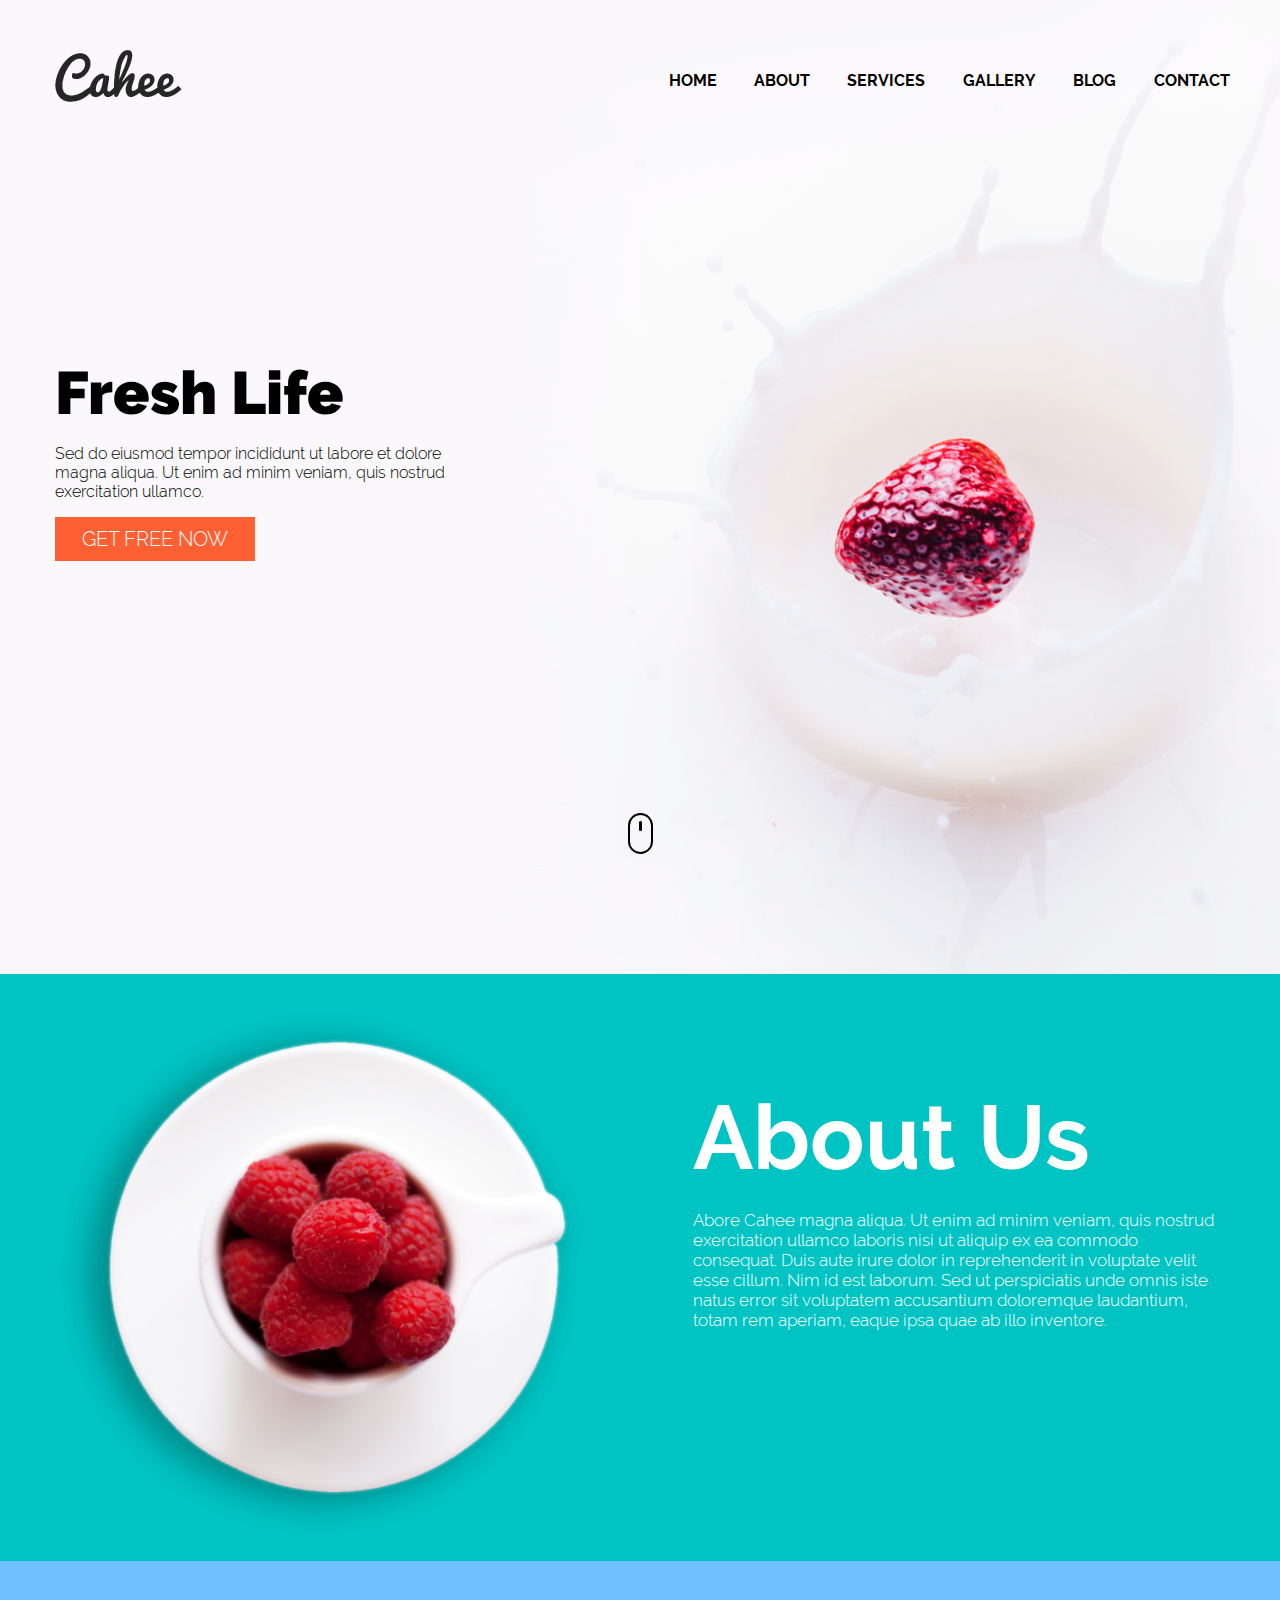
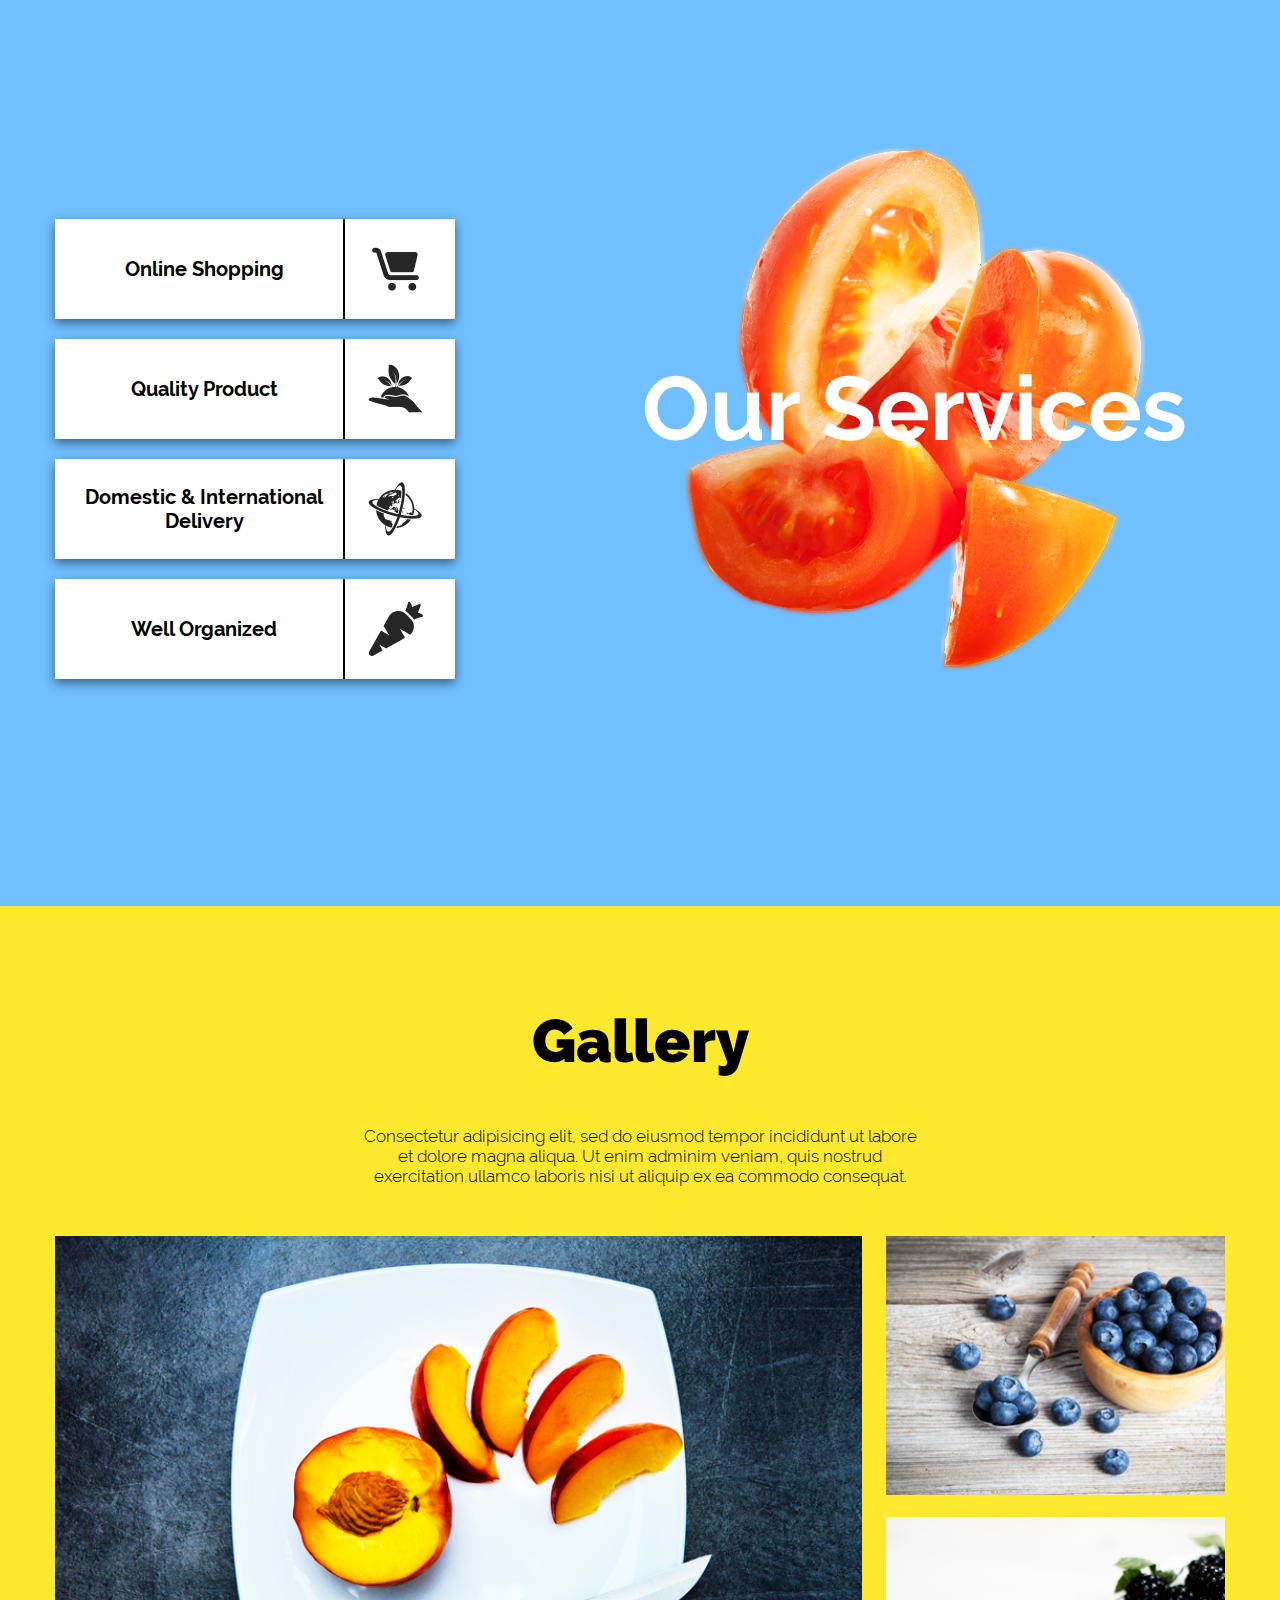
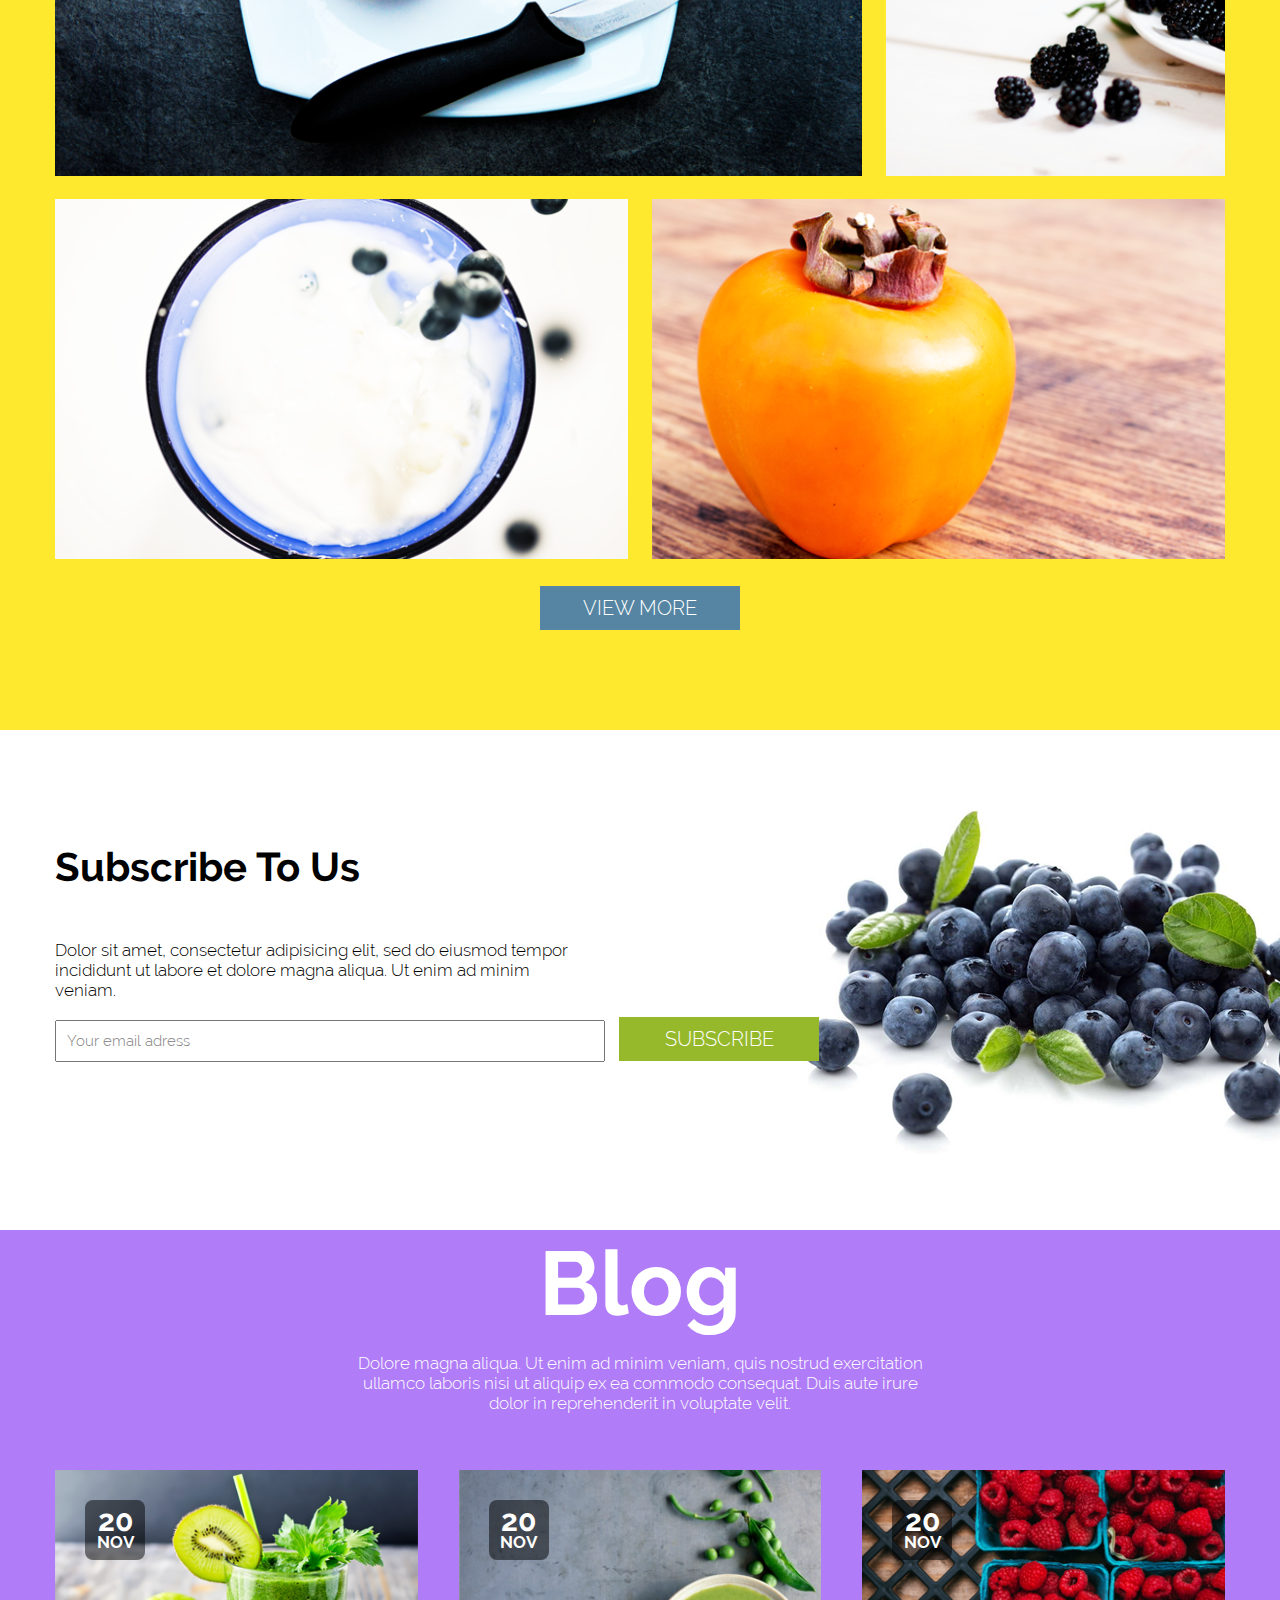
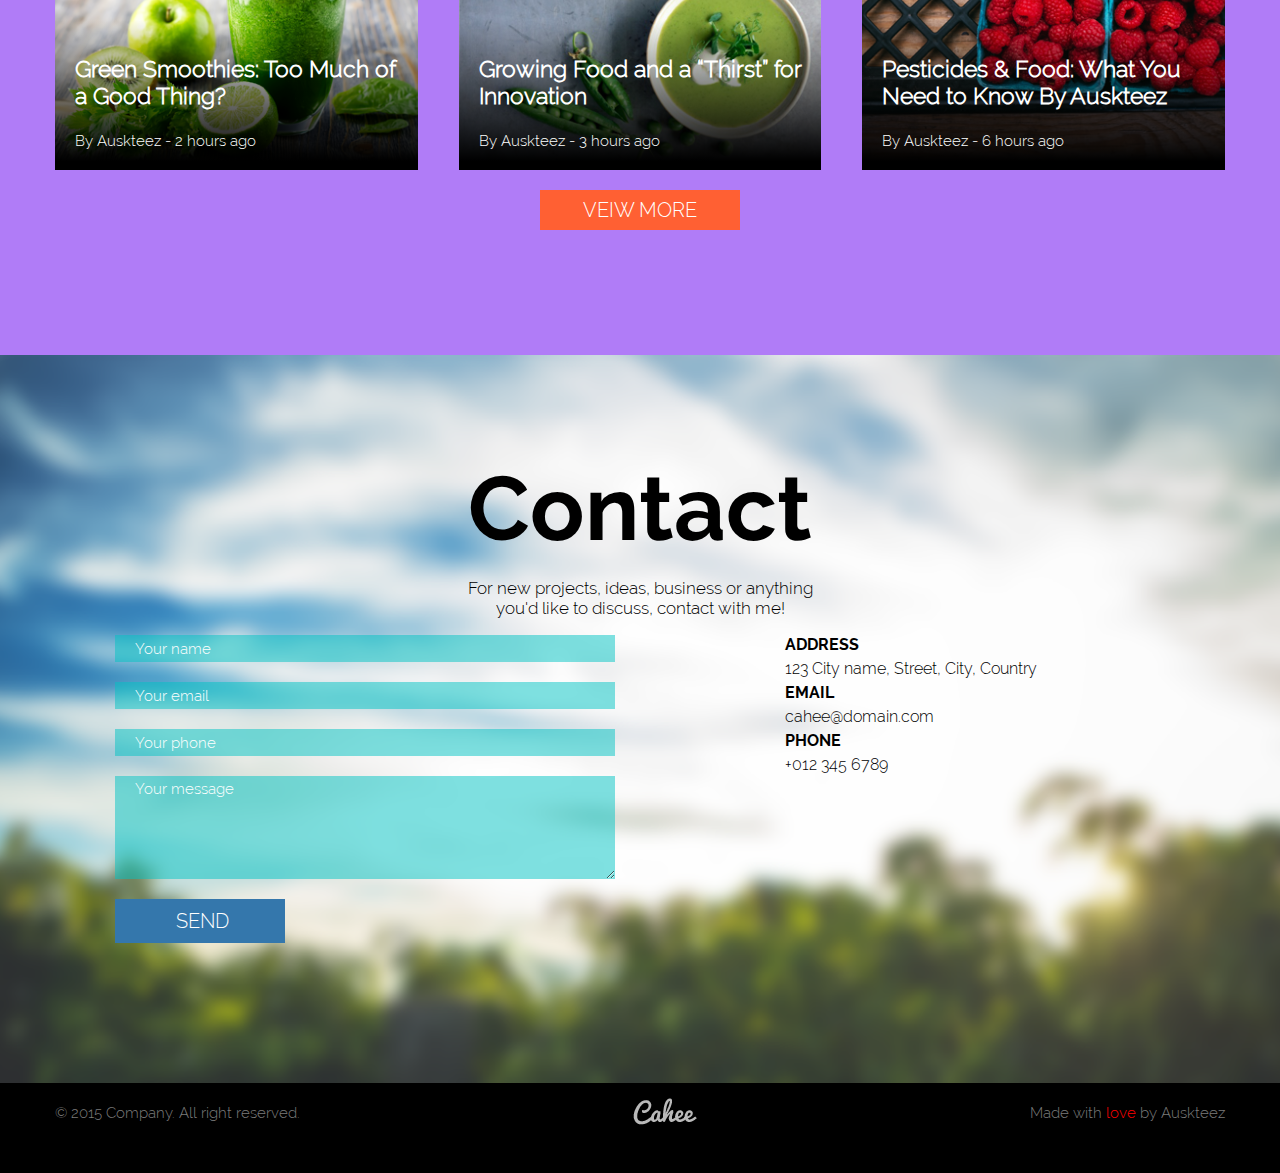
<file: index.html>
<!DOCTYPE html>
<html lang="en">

<head>
	<meta charset="UTF-8">
	<title>Start</title>
	<meta http-equiv="X-UA-Compatible" content="IE=edge">
	<meta name="viewport" content="width=device-width, initial-scale=1">

	<meta name="description" content="" />
	<link rel="icon" href="favicon.png" />
	<link rel="stylesheet" href="css/normalize.css" />
	<link rel="stylesheet" href="css/layout.css" />
	<link rel="stylesheet" href="css/style.css" />

</head>

<body>
	<section class="fresh-life">
		<div class="ba-container">
			<header class="ba-header">
				<a class="ba-header__logo">
					<img src="img/logo.png" alt="cahee">
				</a>
				<nav class="ba-header__menu">
					<a href="#" class="hover-effect">home</a>
					<a href="#about" class="hover-effect">about</a>
					<a href="#services" class="hover-effect">services</a>
					<a href="#gallery" class="hover-effect">gallery</a>
					<a href="#blog" class="hover-effect">blog</a>
					<a href="#contact" class="hover-effect">contact</a>
				</nav>
			</header>

			<div class="fresh-life__left">
				<h2 class="fresh-life-left__title">Fresh Life</h2>
				<p>Sed do eiusmod tempor incididunt ut labore et dolore magna aliqua. Ut enim ad minim veniam, quis nostrud
					exercitation ullamco.</p>
				<input type="submit" value="get free now" class="ba-button__fresh-life">


			</div>
			<div class="mouse">
				<div class="scroller"></div>
			</div>
	</section>

	<section class="ba-about" id="about">
		<div class="ba-container">
			<div class="ba-about__easy-about">
				<div class="ba-about__picture"><img src="img/malina-cup.png" alt=""> </div>
				<div class="ba-about__right">
					<h2 class="ba-about__title ba-title_white">About Us</h2>
					<p>Abore Cahee magna aliqua. Ut enim ad minim veniam, quis nostrud exercitation ullamco laboris nisi ut
						aliquip ex ea commodo consequat. Duis aute irure dolor in reprehenderit in voluptate velit esse
						cillum.
						Nim id est laborum. Sed ut perspiciatis unde omnis iste natus error sit voluptatem accusantium
						doloremque
						laudantium, totam rem aperiam, eaque ipsa quae ab illo inventore.</p>
				</div>
			</div>
		</div>
	</section>

	<section class="ba-section-services" id="services">
		<div class="ba-container">
			<div class="ba-split-services">
				<div class="ba-services">
					<div class="services__elements">
						<h5 class="ba-services__title">Online Shopping</h5>
						<div><img class="cart-icon" src="img/cart-icon.png"></div>
					</div>
					<div class="services__elements">
						<h5 class="ba-services__title">Quality Product</h5>
						<div><img class="hand-icon" src="img/hand-icon.png"></div>
					</div>
					<div class="services__elements">
						<h5 class="ba-services__title">Domestic & International Delivery</h5>
						<div><img class="planet-icon" src="img/planet-icon.png"></div>
					</div>
					<div class="services__elements">
						<h5 class="ba-services__title">Well Organized</h5>
						<div><img class="carrot-icon" src="img/carrot-icon.png"></div>
					</div>
				</div>
				<div class="ba-services ba-services__pomidor">
					<h2 class="ba-services__title_pomidor">Our Services</h2>
				</div>
			</div>
		</div>
	</section>

	<section class="ba-gallery" id="gallery">
		<div class="ba-container">
			<div class="ba-gallery__center">
				<h2 class="ba-gallery__title">Gallery</h2>
				<p class="ba-gallery__text">Consectetur adipisicing elit, sed do eiusmod tempor
					incididunt ut labore et dolore magna aliqua. Ut enim
					adminim veniam, quis nostrud exercitation ullamco laboris nisi ut aliquip
					ex ea commodo consequat.</p>
			</div>



			<div class="photos">
				<div class="photos__row-1">
					<div class="big-peach" style="background-image: url(img/gallery-1.png);"></div>
					<div class="small-berries">
						<div style="background-image: url(img/gallery-2.png);"></div>
						<div style="background-image: url(img/gallery-3.png);"></div>
					</div>
				</div>
				<div class="photos__row-2">
					<div style="background-image: url(img/gallery-4.png);"></div>
					<div style="background-image: url(img/gallery-5.png);"></div>
				</div>
			</div>
		</div>
		<input type="submit" value="VIEW MORE" class="ba-button__view-more">

	</section>

	<section class="ba-subscribe-section">
		<div class="ba-container">
			<div class="ba-subscribe">
				<h2 class="ba-subscribe__title">
					Subscribe To Us
				</h2>
				<p class="ba-subscribe__text">
					Dolor sit amet, consectetur adipisicing elit,
					sed do eiusmod tempor incididunt ut labore et
					dolore magna aliqua. Ut enim ad minim veniam.
				</p>
				<form>
					<input type="email" name="email" placeholder="Your email adress">
					<input type="submit" value="subscribe" class="ba-subscribe__button">
				</form>
			</div>
		</div>
	</section>

	<section class="ba-blog" id="blog">
		<div class="ba-container">
			<div class="ba-blog__center">
				<h2 class="ba-blog__title">
					Blog
				</h2>
				<p class="ba-blog__text">
					Dolore magna aliqua. Ut enim ad minim veniam,
					quis nostrud exercitation ullamco laboris nisi
					ut aliquip ex ea commodo consequat. Duis aute
					irure dolor in reprehenderit in voluptate velit.
				</p>
			</div>


			<div class="ba-blog__row ">
				<div class="ba-blog__post" style="background-image: url(img/123.png);">
					<a href="#">
						<time datetime="2019-11-3" class="ba-post-date">20 <span>nov</span></time>

						<div class="ba-post__inner-text">
							<h3 class="ba-post__inner-text-title">Green Smoothies:
								Too Much of a Good Thing?

							</h3>
							<div class="ba-post__meta">
								By Auskteez - <time datetime="2019-11-3">2 hours ago</time>
							</div>
						</div>
					</a>
				</div>

				<div class="ba-blog__post" style="background-image: url(img/blog-2.png);">
					<a href="#">

						<time datetime="2019-11-3" class="ba-post-date">20 <span>nov</span></time>

						<div class="ba-post__inner-text">
							<h3 class="ba-post__inner-text-title">Growing Food and a “Thirst” for Innovation



							</h3>
							<div class="ba-post__meta">
								By Auskteez - <time datetime="2019-11-3">3 hours ago</time>
							</div>
						</div>
					</a>
				</div>
				<div class="ba-blog__post" style="background-image: url(img/blog-3.png);">
					<a href="#">
						<time datetime="2019-11-3" class="ba-post-date">20 <span>nov</span></time>

						<div class="ba-post__inner-text">
							<h3 class="ba-post__inner-text-title">Pesticides & Food: What You Need to Know
								By Auskteez


							</h3>
							<div class="ba-post__meta">
								By Auskteez - <time datetime="2019-11-3">6 hours ago</time>
							</div>
						</div>
					</a>
				</div>

			</div>
			<input type="submit" value="veiw more" class="ba-blog-button__view-more">


	</section>

	<section class="ba-section__contact" id="contact">
		<div class="ba-container">
			<div class="ba-contact__center">
				<h2 class="ba-contact__title-1">Contact</h2>
				<p class="ba-contact__text">For new projects, ideas, business or anything
					you'd like to discuss, contact with me!</p>
			</div>
			<div class="ba-contacts__2rows">
				<div class="ba-contact__row-1">
					<form action="#" method="post" class="ba-contact-form">
						<input type="text" name="name" placeholder="Your name" required>
						<input type="email" name="email" placeholder="Your email" required>
						<input type="tel" name="phone" placeholder="Your phone" required>
						<textarea name="message" rows="5" placeholder="Your message"></textarea>
						<input type="submit" name="send" value="send" class="ba-contact-form__button">
					</form>
				</div>
				<div class="ba-contact__row-2">
					<div class="ba-contact__title">ADDRESS</div>
					<p class="ba-contact__info-text">123 City name, Street, City, Country</p>
					<div class="ba-contact__title">EMAIL</div>
					<p class="ba-contact__info-text">cahee@domain.com</p>
					<div class="ba-contact__title">PHONE</div>
					<p class="ba-contact__info-text">+012 345 6789</p>
				</div>
			</div>

		</div>
	</section>

	<footer class="ba-footer">
		<div class="ba-container">
			<div class="ba-footer__row">
				<div>
					<p class="ba-copiright-left">
						© 2015 Company. All right reserved.
					</p>
				</div>
				<div>
					<p class="ba-copiright-center">
						<img src="img/logo-small.png" alt="cahee">
					</p>
				</div>
				<div>
					<p class="ba-copiright-right">
						Made with <span>love</span> by Auskteez
					</p>
				</div>

			</div>
		</div>
	</footer>
</body>

</html>
</file>
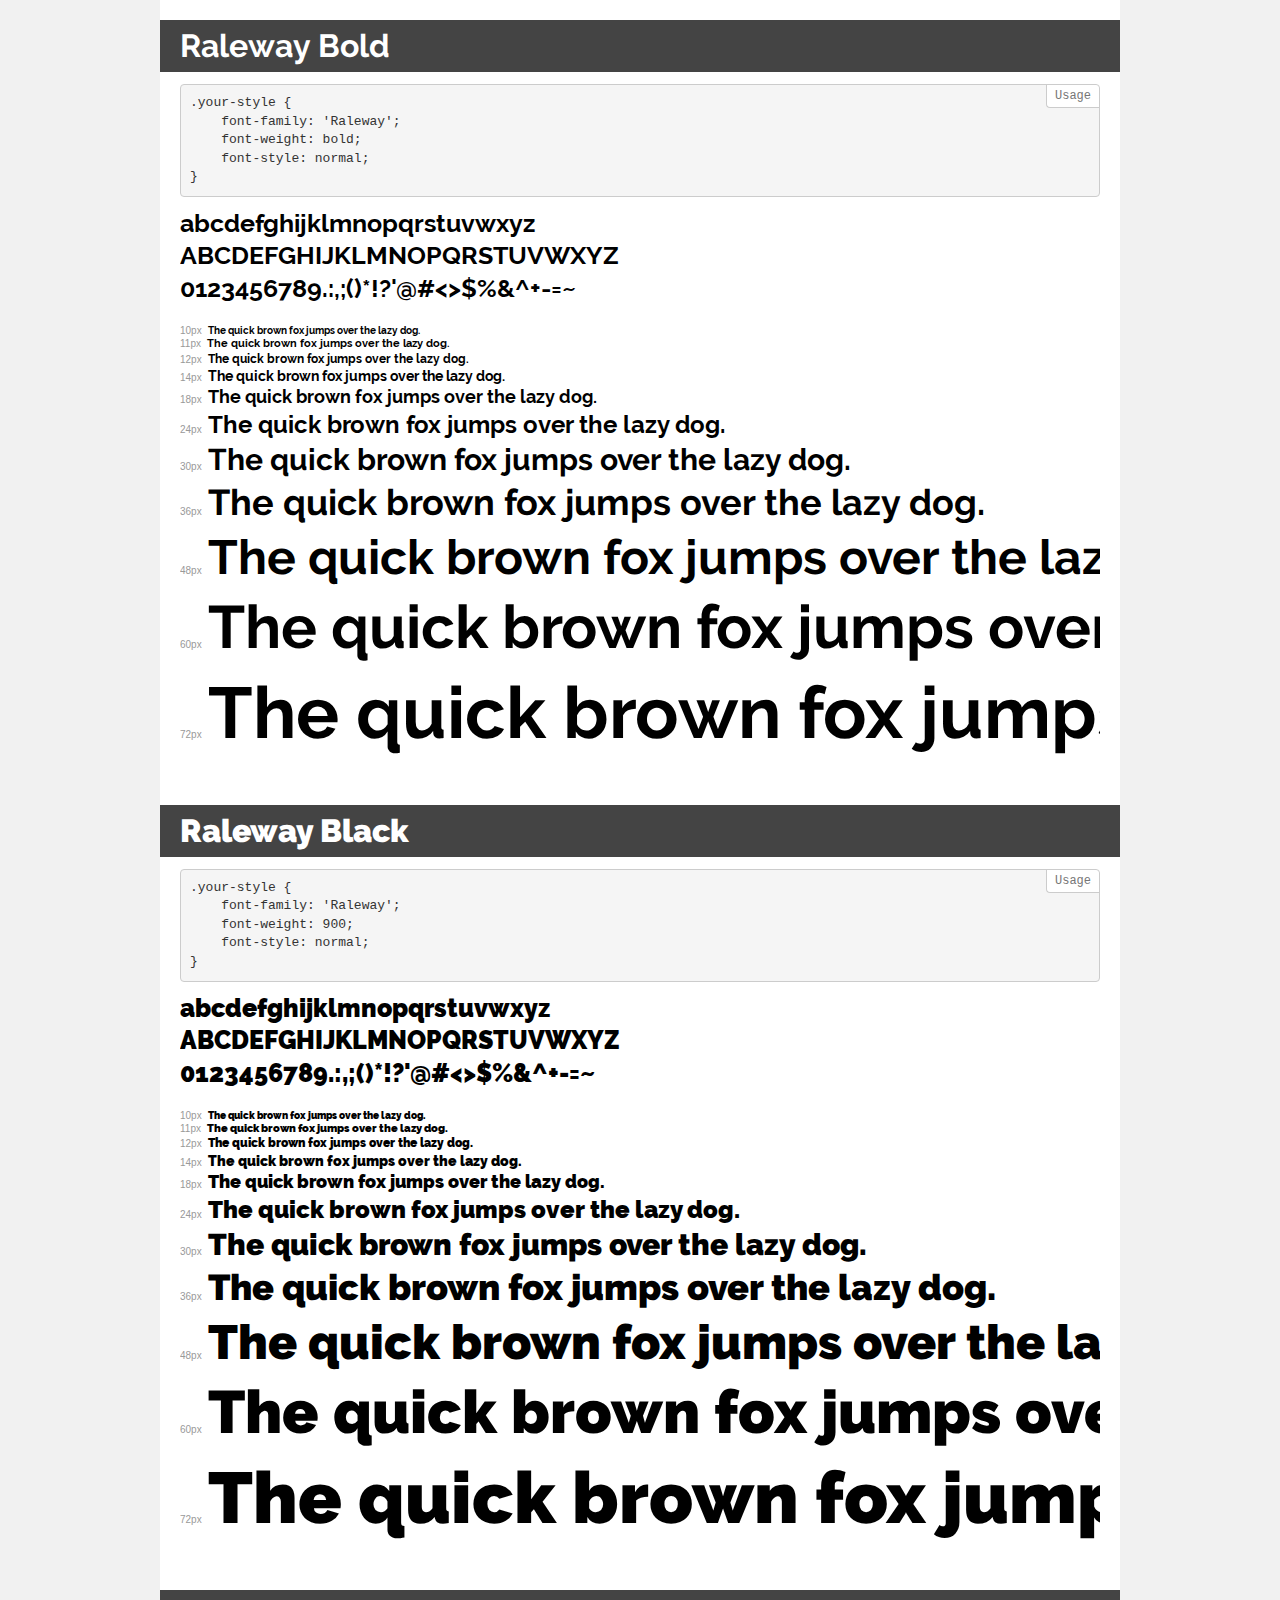
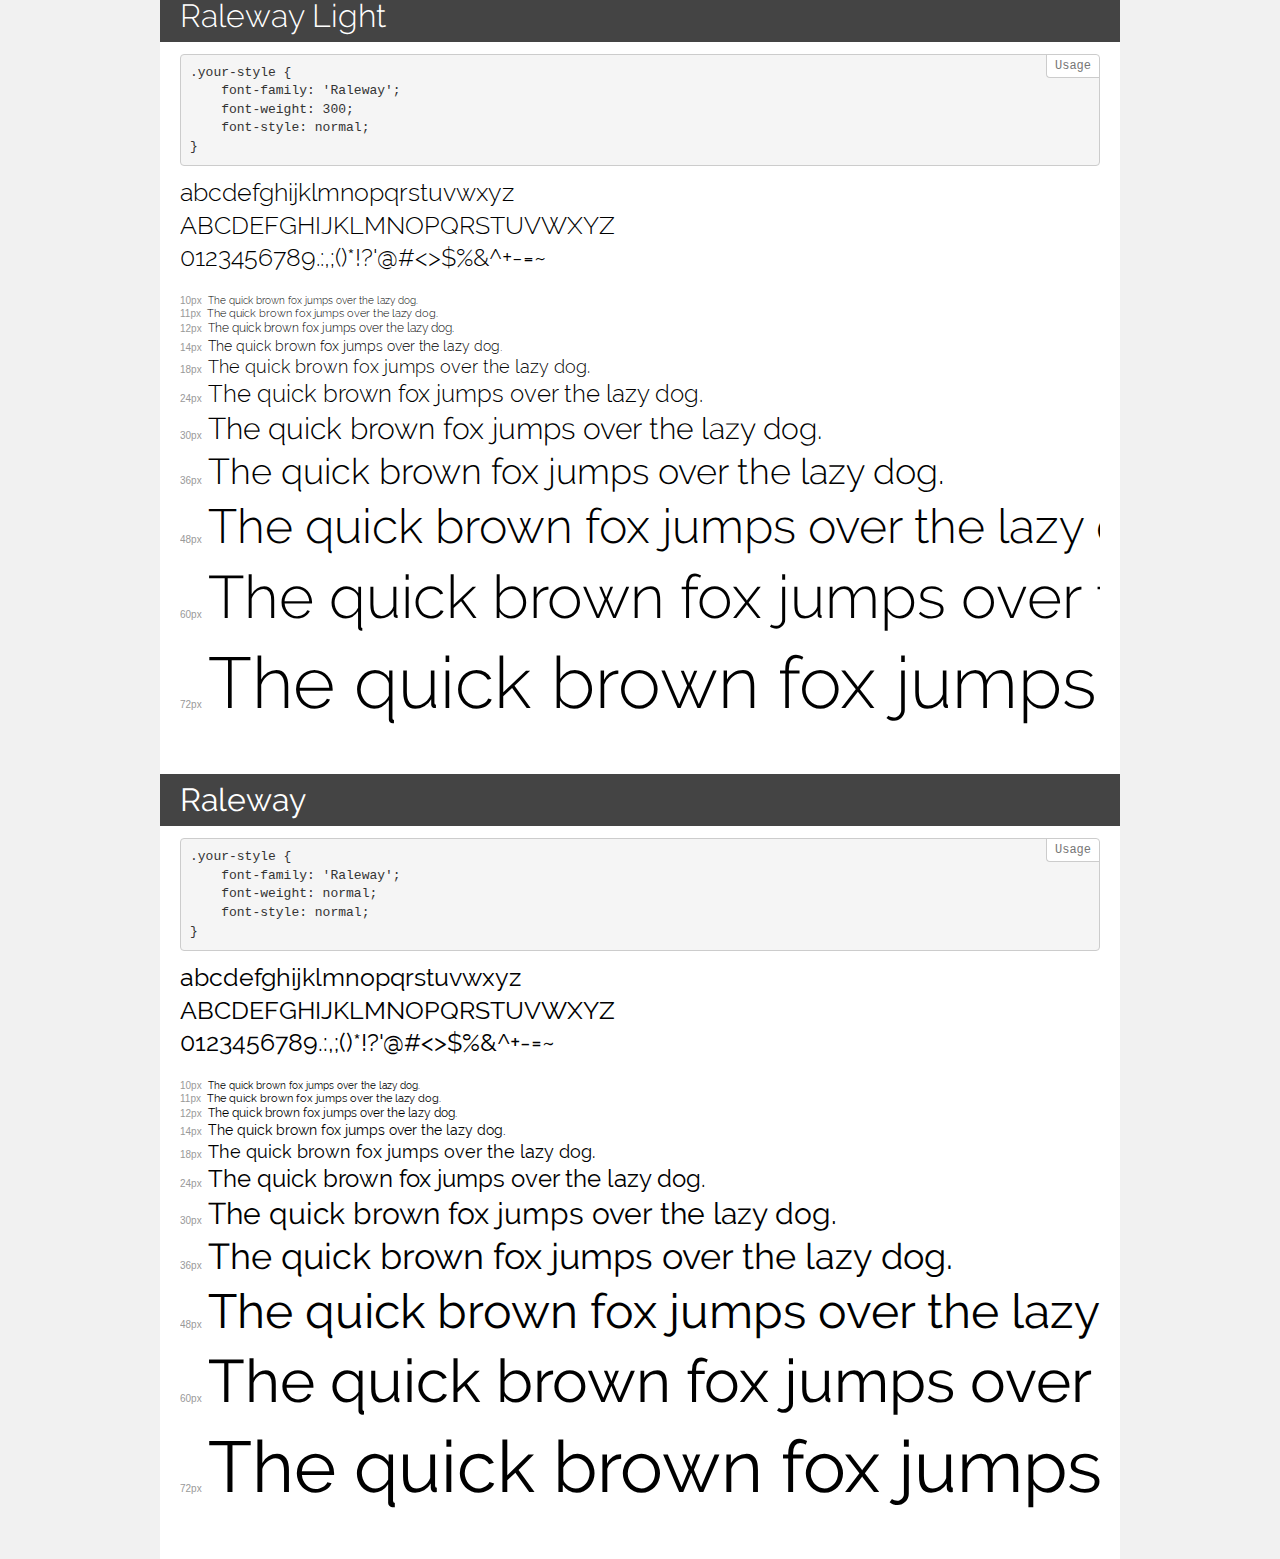
<file: fonts/demo.html>
<!DOCTYPE html>
<html>
<head>
    <meta charset="utf-8">
    <meta http-equiv="X-UA-Compatible" content="IE=edge">
    <meta name="viewport" content="width=device-width, initial-scale=1">
    <meta name="robots" content="noindex, noarchive">
    <meta name="format-detection" content="telephone=no">
    <title>Transfonter demo</title>
    <link href="stylesheet.css" rel="stylesheet">
    <style>
        /*
        http://meyerweb.com/eric/tools/css/reset/
        v2.0 | 20110126
        License: none (public domain)
        */
        html, body, div, span, applet, object, iframe,
        h1, h2, h3, h4, h5, h6, p, blockquote, pre,
        a, abbr, acronym, address, big, cite, code,
        del, dfn, em, img, ins, kbd, q, s, samp,
        small, strike, strong, sub, sup, tt, var,
        b, u, i, center,
        dl, dt, dd, ol, ul, li,
        fieldset, form, label, legend,
        table, caption, tbody, tfoot, thead, tr, th, td,
        article, aside, canvas, details, embed,
        figure, figcaption, footer, header, hgroup,
        menu, nav, output, ruby, section, summary,
        time, mark, audio, video {
            margin: 0;
            padding: 0;
            border: 0;
            font-size: 100%;
            font: inherit;
            vertical-align: baseline;
        }
        /* HTML5 display-role reset for older browsers */
        article, aside, details, figcaption, figure,
        footer, header, hgroup, menu, nav, section {
            display: block;
        }
        body {
            line-height: 1;
        }
        ol, ul {
            list-style: none;
        }
        blockquote, q {
            quotes: none;
        }
        blockquote:before, blockquote:after,
        q:before, q:after {
            content: '';
            content: none;
        }
        table {
            border-collapse: collapse;
            border-spacing: 0;
        }
        /* common styles */
        body {
            background: #f1f1f1;
            color: #000;
        }
        .page {
            background: #fff;
            width: 920px;
            margin: 0 auto;
            padding: 20px 20px 0 20px;
            overflow: hidden;
        }
        .font-container {
            overflow-x: auto;
            overflow-y: hidden;
            margin-bottom: 40px;
            line-height: 1.3;
            white-space: nowrap;
            padding-bottom: 5px;
        }
        h1 {
            position: relative;
            background: #444;
            font-size: 32px;
            color: #fff;
            padding: 10px 20px;
            margin: 0 -20px 12px -20px;
        }
        .letters {
            font-size: 25px;
            margin-bottom: 20px;
        }
        .s10:before {
            content: '10px';
        }
        .s11:before {
            content: '11px';
        }
        .s12:before {
            content: '12px';
        }
        .s14:before {
            content: '14px';
        }
        .s18:before {
            content: '18px';
        }
        .s24:before {
            content: '24px';
        }
        .s30:before {
            content: '30px';
        }
        .s36:before {
            content: '36px';
        }
        .s48:before {
            content: '48px';
        }
        .s60:before {
            content: '60px';
        }
        .s72:before {
            content: '72px';
        }
        .s10:before, .s11:before, .s12:before, .s14:before,
        .s18:before, .s24:before, .s30:before, .s36:before,
        .s48:before, .s60:before, .s72:before {
            font-family: Arial, sans-serif;
            font-size: 10px;
            font-weight: normal;
            font-style: normal;
            color: #999;
            padding-right: 6px;
        }
        pre {
            display: block;
            position: relative;
            padding: 9px;
            margin: 0 0 10px;
            font-family: Monaco, Menlo, Consolas, "Courier New", monospace !important;
            font-size: 13px;
            line-height: 1.428571429;
            color: #333;
            font-weight: normal !important;
            font-style: normal !important;
            background-color: #f5f5f5;
            border: 1px solid #ccc;
            overflow-x: auto;
            border-radius: 4px;
        }
        pre:after {
            display: block;
            position: absolute;
            right: 0;
            top: 0;
            content: 'Usage';
            line-height: 1;
            padding: 5px 8px;
            font-size: 12px;
            color: #767676;
            background-color: #fff;
            border: 1px solid #ccc;
            border-right: none;
            border-top: none;
            border-radius: 0 4px 0 4px;
            z-index: 10;
        }
        /* responsive */
        @media (max-width: 959px) {
            .page {
                width: auto;
                margin: 0;
            }
        }
    </style>
</head>
<body>
<div class="page">
    <div class="demo" style="font-family: 'Raleway'; font-weight: bold; font-style: normal;">
        <h1>Raleway Bold</h1>
        <pre>.your-style {
    font-family: 'Raleway';
    font-weight: bold;
    font-style: normal;
}</pre>
        <div class="font-container">
            <p class="letters">
                abcdefghijklmnopqrstuvwxyz<br>
ABCDEFGHIJKLMNOPQRSTUVWXYZ<br>
                0123456789.:,;()*!?'@#<>$%&^+-=~
            </p>
            <p class="s10" style="font-size: 10px;">The quick brown fox jumps over the lazy dog.</p>
            <p class="s11" style="font-size: 11px;">The quick brown fox jumps over the lazy dog.</p>
            <p class="s12" style="font-size: 12px;">The quick brown fox jumps over the lazy dog.</p>
            <p class="s14" style="font-size: 14px;">The quick brown fox jumps over the lazy dog.</p>
            <p class="s18" style="font-size: 18px;">The quick brown fox jumps over the lazy dog.</p>
            <p class="s24" style="font-size: 24px;">The quick brown fox jumps over the lazy dog.</p>
            <p class="s30" style="font-size: 30px;">The quick brown fox jumps over the lazy dog.</p>
            <p class="s36" style="font-size: 36px;">The quick brown fox jumps over the lazy dog.</p>
            <p class="s48" style="font-size: 48px;">The quick brown fox jumps over the lazy dog.</p>
            <p class="s60" style="font-size: 60px;">The quick brown fox jumps over the lazy dog.</p>
            <p class="s72" style="font-size: 72px;">The quick brown fox jumps over the lazy dog.</p>
        </div>
    </div>
    <div class="demo" style="font-family: 'Raleway'; font-weight: 900; font-style: normal;">
        <h1>Raleway Black</h1>
        <pre>.your-style {
    font-family: 'Raleway';
    font-weight: 900;
    font-style: normal;
}</pre>
        <div class="font-container">
            <p class="letters">
                abcdefghijklmnopqrstuvwxyz<br>
ABCDEFGHIJKLMNOPQRSTUVWXYZ<br>
                0123456789.:,;()*!?'@#<>$%&^+-=~
            </p>
            <p class="s10" style="font-size: 10px;">The quick brown fox jumps over the lazy dog.</p>
            <p class="s11" style="font-size: 11px;">The quick brown fox jumps over the lazy dog.</p>
            <p class="s12" style="font-size: 12px;">The quick brown fox jumps over the lazy dog.</p>
            <p class="s14" style="font-size: 14px;">The quick brown fox jumps over the lazy dog.</p>
            <p class="s18" style="font-size: 18px;">The quick brown fox jumps over the lazy dog.</p>
            <p class="s24" style="font-size: 24px;">The quick brown fox jumps over the lazy dog.</p>
            <p class="s30" style="font-size: 30px;">The quick brown fox jumps over the lazy dog.</p>
            <p class="s36" style="font-size: 36px;">The quick brown fox jumps over the lazy dog.</p>
            <p class="s48" style="font-size: 48px;">The quick brown fox jumps over the lazy dog.</p>
            <p class="s60" style="font-size: 60px;">The quick brown fox jumps over the lazy dog.</p>
            <p class="s72" style="font-size: 72px;">The quick brown fox jumps over the lazy dog.</p>
        </div>
    </div>
    <div class="demo" style="font-family: 'Raleway'; font-weight: 300; font-style: normal;">
        <h1>Raleway Light</h1>
        <pre>.your-style {
    font-family: 'Raleway';
    font-weight: 300;
    font-style: normal;
}</pre>
        <div class="font-container">
            <p class="letters">
                abcdefghijklmnopqrstuvwxyz<br>
ABCDEFGHIJKLMNOPQRSTUVWXYZ<br>
                0123456789.:,;()*!?'@#<>$%&^+-=~
            </p>
            <p class="s10" style="font-size: 10px;">The quick brown fox jumps over the lazy dog.</p>
            <p class="s11" style="font-size: 11px;">The quick brown fox jumps over the lazy dog.</p>
            <p class="s12" style="font-size: 12px;">The quick brown fox jumps over the lazy dog.</p>
            <p class="s14" style="font-size: 14px;">The quick brown fox jumps over the lazy dog.</p>
            <p class="s18" style="font-size: 18px;">The quick brown fox jumps over the lazy dog.</p>
            <p class="s24" style="font-size: 24px;">The quick brown fox jumps over the lazy dog.</p>
            <p class="s30" style="font-size: 30px;">The quick brown fox jumps over the lazy dog.</p>
            <p class="s36" style="font-size: 36px;">The quick brown fox jumps over the lazy dog.</p>
            <p class="s48" style="font-size: 48px;">The quick brown fox jumps over the lazy dog.</p>
            <p class="s60" style="font-size: 60px;">The quick brown fox jumps over the lazy dog.</p>
            <p class="s72" style="font-size: 72px;">The quick brown fox jumps over the lazy dog.</p>
        </div>
    </div>
    <div class="demo" style="font-family: 'Raleway'; font-weight: normal; font-style: normal;">
        <h1>Raleway</h1>
        <pre>.your-style {
    font-family: 'Raleway';
    font-weight: normal;
    font-style: normal;
}</pre>
        <div class="font-container">
            <p class="letters">
                abcdefghijklmnopqrstuvwxyz<br>
ABCDEFGHIJKLMNOPQRSTUVWXYZ<br>
                0123456789.:,;()*!?'@#<>$%&^+-=~
            </p>
            <p class="s10" style="font-size: 10px;">The quick brown fox jumps over the lazy dog.</p>
            <p class="s11" style="font-size: 11px;">The quick brown fox jumps over the lazy dog.</p>
            <p class="s12" style="font-size: 12px;">The quick brown fox jumps over the lazy dog.</p>
            <p class="s14" style="font-size: 14px;">The quick brown fox jumps over the lazy dog.</p>
            <p class="s18" style="font-size: 18px;">The quick brown fox jumps over the lazy dog.</p>
            <p class="s24" style="font-size: 24px;">The quick brown fox jumps over the lazy dog.</p>
            <p class="s30" style="font-size: 30px;">The quick brown fox jumps over the lazy dog.</p>
            <p class="s36" style="font-size: 36px;">The quick brown fox jumps over the lazy dog.</p>
            <p class="s48" style="font-size: 48px;">The quick brown fox jumps over the lazy dog.</p>
            <p class="s60" style="font-size: 60px;">The quick brown fox jumps over the lazy dog.</p>
            <p class="s72" style="font-size: 72px;">The quick brown fox jumps over the lazy dog.</p>
        </div>
    </div>
</div>
</body>
</html>
</file>
<file: css/layout.css>
*, *:after, *:before {
	-webkit-box-sizing: border-box;
	-moz-box-sizing: border-box;
	box-sizing: border-box;
}

.cf:before, .cf:after {
	content: " ";
	display: table;
}

.cf:after {
	clear: both;
}

.ba-container,.ba-container-center {
	margin-left: auto;
	margin-right: auto;
}

img {
	max-width: 100%;
	height: auto;
}

html {
	height: 100%;
}
body, html {
	min-height: 100%;
}
/* Text align */

.ba-text-left {
	text-align: left;
}

.ba-text-right {
	text-align: right;
}

.ba-text-center {
	text-align: center;
}

/* Absolute centering */

.ba-relative {
	position: relative;
}

.ba-absolute-center {
	display: block;
	position: absolute;
	left: 0;
	right: 0;
	top: 0;
	bottom: 0;
	margin: auto;
}


/* Circle element */

.ba-circle {
	-webkit-border-radius: 50%;
	-moz-border-radius: 50%;
	border-radius: 50%;
}


/* Flex grid */
.ba-row{
	display: flex;
	flex-wrap: wrap;
	margin-left: -30px;
}
.ba-row + .ba-row{
	margin-top: 30px;
}
.ba-row > [class*='ba-col-']{
	padding-left: 30px;
}
.ba-row--collapse {
    margin-left: 0;
}
.ba-row--collapse + .ba-row--collapse {
    margin-top: 0;
}
.ba-row--collapse > [class*="ba-col-"] {
    padding-left: 0;
}

.ba-col-12{
	width: 100%;
}
.ba-col-11{
	width: 91.6666%;
}
.ba-col-10{
	width: 83.3333%;
}
.ba-col-9{
	width: 75%;
}
.ba-col-8{
	width: 66.6666%;
}
.ba-col-7{
	width: 58.33%;
}
.ba-col-6{
	width: 50%;
}
.ba-col-5{
	width: 41.66%;
}
.ba-col-4{
	width: 33.333%;
}
.ba-col-3{
	width: 25%;
}
.ba-col-2{
	width: 16.666%;
}
.ba-col-1{
	width: 8.3333%;
}
</file>
<file: css/style.css>
@font-face {
  font-family: "Raleway-bold";
  src: url("../fonts/Raleway-Bold.woff") format("woff");
  font-weight: bold;
  font-style: normal;
}

@font-face {
  font-family: "Raleway-black";
  src: url("../fonts/Raleway-Black.woff") format("woff");
  font-weight: 900;
  font-style: normal;
}

@font-face {
  font-family: "Raleway-light";
  src: url("../fonts/Raleway-Light.woff") format("woff");
  font-weight: 300;
  font-style: normal;
}

@font-face {
  font-family: "Raleway-regular";
  src: url("../fonts/Raleway-Regular.woff") format("woff");
  font-weight: normal;
  font-style: normal;
}

.ba-container {
  padding-left: 15px;
  padding-right: 15px;
  max-width: 1200px;
}

.fresh-life {
  position: relative;
  padding: 50px 0 120px;
  background: url(../img/img.png);
  background-size: cover;
  min-height: 100vh;
  font-family: "Raleway";
}

.ba-header {
  display: flex;
}

.ba-header__menu {
  display: flex;
  margin-left: 40%;
}

.ba-header__menu a {
  margin: 5%;
  text-transform: uppercase;
  text-decoration: none;
  color: black;
  font-family: "Raleway-bold";
  padding-top: 2px;
  position: relative;
  height: 7px;
}

.hover-effect {
  position: relative;
}

.hover-effect:before {
  content: "";
  position: absolute;
  background-color: orange;
  height: 3px;
  width: 100%;
  display: block;
  top: -9px;
  opacity: 0;
  visibility: hidden;
  transition: 0.5s;
}

.hover-effect:hover:before {
  opacity: 1;
  visibility: visible;
  top: -3px;
}

.fresh-life__left {
  display: flex;
  width: 33.333%;
  flex-direction: column;
  padding: 252px 0;
}

.fresh-life-left__title {
  font-family: "Raleway-black";
  font-size: 60px;
  margin: 0;
}

.fresh-life__left p {
  font-family: "Raleway-light";
}

.ba-button__fresh-life {
  background-color: #ff6033;

  font-family: "Raleway-light";
  font-size: 20px;
  text-transform: uppercase;
  color: white;

  padding: 10px;
  width: 200px;
  border: unset;
}

.ba-button__fresh-life:hover {
  background-color: #f43500;
}

.mouse {
  width: 3px;
  padding: 1px 9px;
  height: 35px;
  border: 2px solid #000;
  border-radius: 25px;
  box-sizing: content-box;
  cursor: pointer;
  margin: 0 auto;
}
.scroller {
  width: 3px;
  height: 10px;
  border-radius: 25%;
  background-color: #000;
  margin-top: 5px;
}

.mouse:hover {
  transform: scale(1.5);
  transition: 1s;
}

.ba-about {
  color: #fff;
  background-color: #00c4c4;
  padding: 35px 0 20px;
}

.ba-about__easy-about {
  display: flex;
}

.ba-about__picture,
.ba-about__right {
  width: 50%;
}

.ba-about__picture {
  margin-right: 105px;
}

.ba-about__title {
  font-family: "Raleway-bold";
  font-size: 90px;
  margin-bottom: 20px;
}

.ba-about__right p {
  font-family: "Raleway-light";
  font-size: 17px;
}

.ba-section-services {
  background-color: #70bfff;
  padding: 100px 0 150px;
}

.ba-split-services {
  display: flex;
}

.ba-services {
  padding-top: 138px;
  width: 49%;
}

.ba-services__pomidor {
  text-align: center;
  padding: 220px 0;
  color: #fff;
  background: url(../img/pomidor.png) no-repeat 50%;
}

.ba-services__title_pomidor {
  font-family: "Raleway-bold";
  font-size: 90px;
}

.services__elements {
  background-color: #ffffff;
  height: 100px;
  font-size: 0;
  box-shadow: 0px 4px 10px 0px rgba(0, 0, 0, 0.5);
  margin-top: 20px;
  max-width: 400px;
  display: flex;
  font-family: "Raleway-bold";
  font-size: 20px;
  justify-content: center;
  align-items: center;
}

.ba-services__title {
  display: flex;
  justify-content: center;
  align-items: center;
  font-size: 20px;
  text-align: center;
  border-right: 2px solid black;
  width: 70%;
  height: 100%;
}

.services__elements div {
  width: 100px;
  display: flex;
  justify-content: center;
  align-items: center;
}

.ba-gallery {
  background: #ffe92f;
  padding-bottom: 100px;
}

.ba-gallery__center {
  display: flex;
  justify-content: center;
  flex-direction: column;
  align-items: center;
}

.ba-gallery__text {
  width: 570px;
  text-align: center;
  font-family: "Raleway-light";
  font-size: 17px;
  margin: 0;
  padding-bottom: 50px;
}

.ba-gallery__title {
  font-family: "Raleway-black";
  font-size: 60px;
  margin: 0;
  padding: 100px 0 50px;
}

.photos {
  height: 900px;
}

.photos .photos__row-1 {
  height: 60%;
  display: flex;
  justify-content: space-between;
  margin-bottom: 2%;
}

.photos .big-peach {
  height: 100%;
  width: 69%;
  background-size: cover;
  background-position: center;
  transition: 0.5s;
}

.photos .small-berries {
  height: 100%;
  width: 29%;
  display: flex;
  flex-direction: column;
  justify-content: space-between;
}

.photos .small-berries  div {
  height: 48%;
  background-size: cover;
  background-position: center;
  transition: 0.5s;
}

.photos .photos__row-2 {
  height: 40%;
  display: flex;
  justify-content: space-between;
}

.photos .photos__row-2  div {
  width: 49%;
  height: 100%;
  background-size: cover;
  background-position: center;
  transition: 0.5s;
}

.photos .big-peach:hover,
.photos .small-berries > div:hover,
.photos .photos__row-2 > div:hover {
  transform: scale(0.985);
  cursor: pointer;
}

.ba-button__view-more {
  background-color: #5585a2;
  font-family: "Raleway-light";
  font-size: 20px;
  color: white;
  width: 200px;
  text-align: center;
  padding: 10px;
  margin: 0 auto;
  display: block;
  margin-top: 50px;
  border: unset;
}

.ba-button__view-more:hover {
  background-color: #3d4963;
  cursor: pointer;
}

.ba-subscribe-section {
  background: url(../img/subscribe.png) no-repeat 50%;
  height: 500px;
}

.ba-subscribe {
  width: 770px;
  display: flex;
  flex-direction: column;
  padding-top: 80px;
}

.ba-subscribe__text {
  width: 530px;
}

.ba-subscribe input[type="email"] {
  width: 550px;
  padding: 10px;
  margin-right: 10px;
  
}

.ba-subscribe__title {
  font-size: 40px;
  font-family: "Raleway-bold";
}

.ba-subscribe__text {
  font-size: 17px;
  font-family: "Raleway-light";
}

.ba-subscribe__button {
  background-color: #96b92c;
  font-family: "Raleway-light";
  font-size: 20px;
  color: white;
  width: 200px;
  text-align: center;
  padding: 10px;
  border: unset;
  text-transform: uppercase;
}

.ba-subscribe__button:hover {
  background-color: #4a6c0c;
  pointer: cursor;
}

.ba-blog {
  background: #b07cf7;
  color: white;
  padding-bottom: 125px;
}

.ba-blog__center {
  height: 190px;
  width: 570px;
  display: block;
  margin: 0 auto;
  text-align: center;
}

.ba-blog__title {
  font-family: "Raleway-bold";
  font-size: 90px;
  margin: 0;
}

.ba-blog__text {
  font-family: "Raleway-light";
  font-size: 17px;
}

.ba-post-date {
  display: flex;
  flex-direction: column;
  justify-content: center;
  position: absolute;
  align-items: center;
  top: 50px;
  left: 60px;
  background: rgba(0, 0, 0, 0.5);
  width: 60px;
  height: 60px;
  border-radius: 8px;
  color: white;
  font-family: "Raleway-bold";
  font-size: 32px;
  text-transform: uppercase;
}
.ba-post-date span {
	font-family: "Raleway-bold";
	font-size: 21px;
 }


.ba-post__inner-text {
  text-decoration: none;
  color: white;
  position: absolute;
  bottom: 84px;
  width: 296px;
  font-family: "Raleway-light";
  left: 52px;
  font-size: 20px;
}





.ba-blog-button__view-more {
  background-color: #ff6033;
  font-family: "Raleway-light";
  font-size: 20px;
  color: white;
  width: 200px;
  height: 40px;
  text-transform: uppercase;
  border: unset;
  margin: 0 auto;
  display: block;
  margin-top: 20px;
  text-transform: uppercase;
  border: unset;
}

.ba-blog-button__view-more:hover {
  background-color: #f43500;
}

.ba-blog__row {
  display: flex;
  align-items: center;
  justify-content: space-between;
  margin-top: 50px;
}
 .ba-blog__post {
  min-height: 300px;
  background-size: cover;
  background-position: center;
  width: 31%;
  position: relative;
}

.ba-blog__row .ba-blog__post:before {
	content: "";
	position: absolute;
	bottom: 0;
	left: 0;
	right: 0;
	display: block;
	height: 50%;
	background: rgba(255, 255, 255, 0);
	background: linear-gradient( to bottom, rgba(255, 255, 255, 0) 0%, rgba(0, 0, 0, 0.56) 53%, rgba(0, 0, 0, 1) 94% );
 }


.ba-blog__row .ba-blog__post a {
  display: flex;
  text-decoration: none;
  width: 100%;
  height: 100%;
  flex-direction: column;
  position: absolute;
  top: 0;
  bottom: 0;
  left: 0;
  right: 0;
  justify-content: space-between;
  padding: 20px;
}
.ba-blog__row .ba-blog__post .ba-post-date {
  position: relative;
  top: unset;
  left: unset;
  margin: 10px;
  font-size: 30px;
  line-height: 25px;
}
.ba-blog__row .ba-blog__post .ba-post-date span {
  font-size: 17px;
  line-height: 19px;
}
.ba-blog__row .ba-blog__post .ba-post__inner-text {
  position: relative;
  bottom: unset;
  left: unset;
  width: unset;
}

.ba-post__meta {
	font-size: 15px;
}

.ba-section__contact {
  background: url(../img/contact-bg.png);
  background-size: cover;
  padding-bottom: 120px;
}

.ba-contact__center {
  width: 350px;
  display: block;
  margin: 0 auto;
  text-align: center;
  padding-top: 100px;
}

.ba-contact__title-1 {
  font-size: 90px;
  font-family: "Raleway-bold";
  margin: 0;
}

.ba-contact__text {
  font-family: "Raleway-light";
  font-size: 17px;
}

.ba-contacts__2rows {
  display: flex;
  width: 985px;
  padding-left: 60px;
}

.ba-contact-form {
  display: flex;
  flex-direction: column;
  width: 500px;
  
}


.ba-contact-form input {
  margin-bottom: 20px;
  padding: 4px;
  background: rgb(0, 196, 196, 0.5);
  color: white;
  font-family: "Raleway-light";
  border: unset;
  padding-left: 15px;
  width: 500px;
  border: unset;
  border-left: 5px solid transparent;
}

.ba-contact-form textarea {
  margin-bottom: 20px;
  padding: 4px;
  background: rgb(0, 196, 196, 0.5);
  color: white;
  border: unset;
  font-family: "Raleway-light";
  padding-left: 15px;
  border: unset;
  border-left: 5px solid transparent;
}

.ba-contact-form textarea:focus {
	background: rgb(0, 196, 196, 1);
	border-left: 5px solid #3477AC;
  outline: none;
}

.ba-contact-form input:focus {
	 background: rgb(0, 196, 196, 1);
   border-left: 5px solid #3477AC;
   outline: none;
}


.ba-contact__row-2 {
  padding-left: 170px;
  font-family: "Raleway-light";
}

.ba-contact__title {
  font-family: "Raleway-bold";
}

.ba-contact__info-text {
  margin: 5px 0 5px;
}

.ba-contact-form .ba-contact-form__button {
  background-color: #3477ac;
  font-family: "Raleway-light";
  font-size: 20px;
  text-transform: uppercase;
  width: 170px;
  padding: 10px;
}

.ba-contact-form__button:hover {
	background-color: #3d4963;
	cursor: pointer;
 }

.ba-footer {
  background: black;
  height: 90px;
  color: #7c7c7c;
  font-family: "Raleway-light";
  font-size: 15px;
}

.ba-footer__row {
  display: flex;
  justify-content: space-between;
  align-items: center;
}

.ba-copiright-right span {
  color: red;
}

::placeholder {
  color: grey;
  font-family: "Raleway-light";
  font-size: 15px;
}

.ba-contact-form ::placeholder {
	color: white;
	font-family: "Raleway-light"
}
</file>
<file: fonts/stylesheet.css>
@font-face {
    font-family: 'Raleway';
    src: url('Raleway-Bold.woff') format('woff');
    font-weight: bold;
    font-style: normal;
}

@font-face {
    font-family: 'Raleway';
    src: url('Raleway-Black.woff') format('woff');
    font-weight: 900;
    font-style: normal;
}

@font-face {
    font-family: 'Raleway';
    src: url('Raleway-Light.woff') format('woff');
    font-weight: 300;
    font-style: normal;
}

@font-face {
    font-family: 'Raleway';
    src: url('Raleway-Regular.woff') format('woff');
    font-weight: normal;
    font-style: normal;
}
</file>
